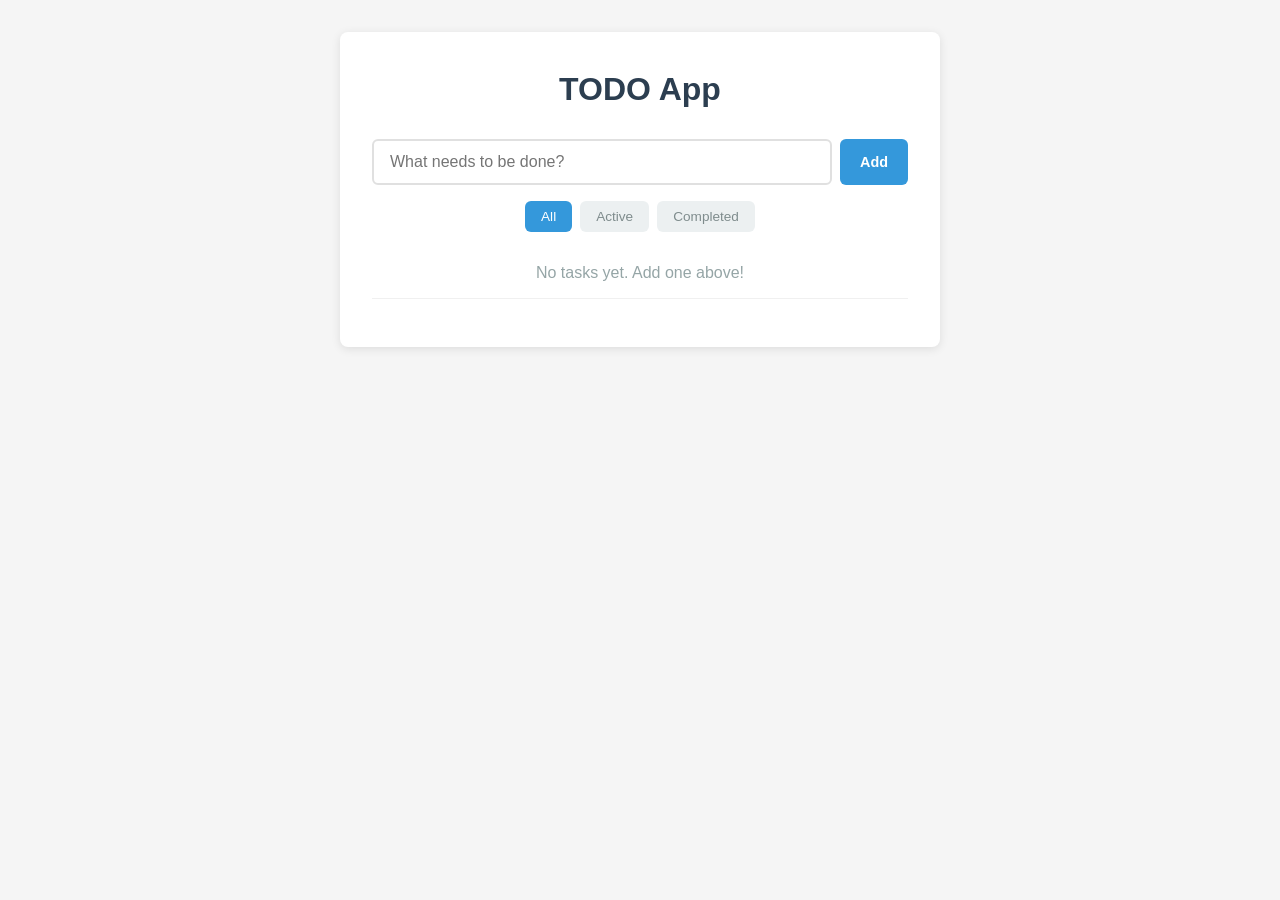
<file: index.html>
<!DOCTYPE html>
<html lang="en">
<head>
    <meta charset="UTF-8">
    <meta name="viewport" content="width=device-width, initial-scale=1.0">
    <title>TODO App</title>
    <link rel="stylesheet" href="style.css">
</head>
<body>
    <div class="container">
        <h1>TODO App</h1>
        <form id="todo-form" class="todo-form">
            <input
                type="text"
                id="todo-input"
                class="todo-input"
                placeholder="What needs to be done?"
                aria-label="New todo item"
                required
            >
            <button type="submit" class="btn btn-add" aria-label="Add todo">Add</button>
        </form>
        <div class="filters">
            <button class="btn btn-filter active" data-filter="all">All</button>
            <button class="btn btn-filter" data-filter="active">Active</button>
            <button class="btn btn-filter" data-filter="completed">Completed</button>
        </div>
        <ul id="todo-list" class="todo-list" aria-label="Todo items"></ul>
        <div id="todo-stats" class="todo-stats"></div>
    </div>
    <script src="app.js"></script>
</body>
</html>
</file>
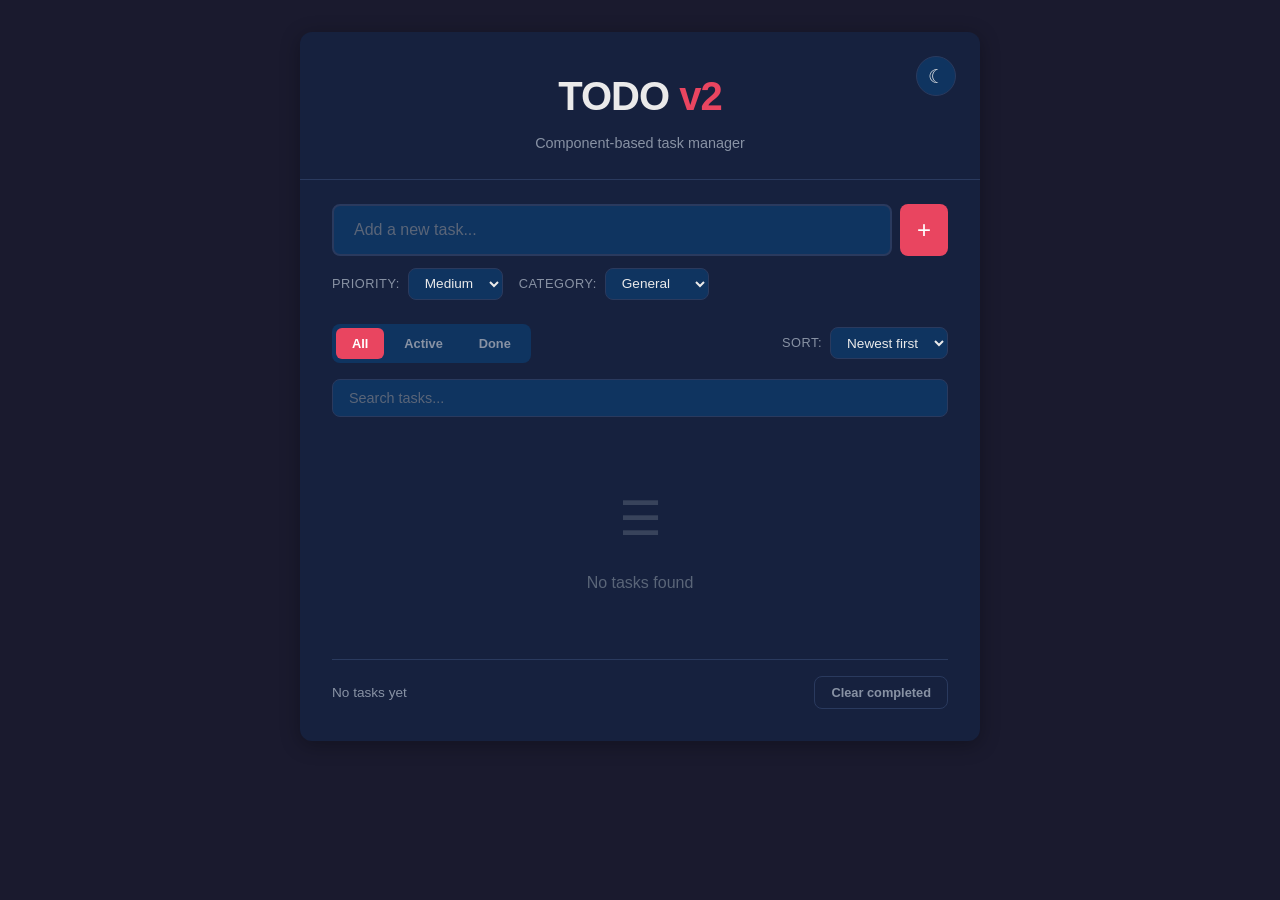
<file: todo-app-v2/index.html>
<!DOCTYPE html>
<html lang="en" data-theme="dark">
<head>
    <meta charset="UTF-8">
    <meta name="viewport" content="width=device-width, initial-scale=1.0">
    <title>TODO App v2 - Component Based</title>
    <link rel="stylesheet" href="styles/main.css">
</head>
<body>
    <div id="app" class="app-container">
        <header class="app-header">
            <h1>TODO <span class="highlight">v2</span></h1>
            <p class="subtitle">Component-based task manager</p>
            <button id="theme-toggle" class="theme-toggle" aria-label="Toggle theme">
                <span class="theme-icon">&#9790;</span>
            </button>
        </header>

        <main class="app-main">
            <section class="input-section" aria-label="Add new task">
                <form id="todo-form" class="todo-form">
                    <div class="form-row">
                        <input
                            type="text"
                            id="todo-input"
                            class="todo-input"
                            placeholder="Add a new task..."
                            aria-label="Task description"
                            required
                            autocomplete="off"
                        >
                        <button type="submit" class="btn btn-primary" aria-label="Add task">
                            <span class="btn-icon">+</span>
                        </button>
                    </div>
                    <div class="form-options">
                        <div class="option-group">
                            <label for="priority-select" class="option-label">Priority:</label>
                            <select id="priority-select" class="select-input" aria-label="Task priority">
                                <option value="low">Low</option>
                                <option value="medium" selected>Medium</option>
                                <option value="high">High</option>
                            </select>
                        </div>
                        <div class="option-group">
                            <label for="category-select" class="option-label">Category:</label>
                            <select id="category-select" class="select-input" aria-label="Task category">
                                <option value="general">General</option>
                                <option value="work">Work</option>
                                <option value="personal">Personal</option>
                                <option value="shopping">Shopping</option>
                            </select>
                        </div>
                    </div>
                </form>
            </section>

            <section class="controls-section" aria-label="Filter and sort controls">
                <div class="filter-group">
                    <button class="btn btn-filter active" data-filter="all">All</button>
                    <button class="btn btn-filter" data-filter="active">Active</button>
                    <button class="btn btn-filter" data-filter="completed">Done</button>
                </div>
                <div class="sort-group">
                    <label for="sort-select" class="option-label">Sort:</label>
                    <select id="sort-select" class="select-input" aria-label="Sort tasks">
                        <option value="newest">Newest first</option>
                        <option value="oldest">Oldest first</option>
                        <option value="priority">Priority</option>
                        <option value="alphabetical">A-Z</option>
                    </select>
                </div>
            </section>

            <section class="search-section" aria-label="Search tasks">
                <input
                    type="search"
                    id="search-input"
                    class="search-input"
                    placeholder="Search tasks..."
                    aria-label="Search tasks"
                >
            </section>

            <section class="todo-section" aria-label="Task list">
                <ul id="todo-list" class="todo-list" role="list" aria-label="Tasks"></ul>
                <div id="empty-state" class="empty-state" hidden>
                    <span class="empty-icon">&#9776;</span>
                    <p class="empty-text">No tasks found</p>
                </div>
            </section>

            <footer class="app-footer">
                <div id="stats" class="stats"></div>
                <button id="clear-completed" class="btn btn-ghost" aria-label="Clear completed tasks">
                    Clear completed
                </button>
            </footer>
        </main>
    </div>

    <script type="module" src="js/app.js"></script>
</body>
</html>
</file>
<file: style.css>
* {
    margin: 0;
    padding: 0;
    box-sizing: border-box;
}

body {
    font-family: -apple-system, BlinkMacSystemFont, 'Segoe UI', Roboto, Oxygen,
        Ubuntu, Cantarell, sans-serif;
    background-color: #f5f5f5;
    color: #333;
    line-height: 1.6;
    padding: 2rem 1rem;
}

.container {
    max-width: 600px;
    margin: 0 auto;
    background: #fff;
    border-radius: 8px;
    box-shadow: 0 2px 10px rgba(0, 0, 0, 0.1);
    padding: 2rem;
}

h1 {
    text-align: center;
    margin-bottom: 1.5rem;
    color: #2c3e50;
    font-size: 2rem;
}

.todo-form {
    display: flex;
    gap: 0.5rem;
    margin-bottom: 1rem;
}

.todo-input {
    flex: 1;
    padding: 0.75rem 1rem;
    border: 2px solid #e0e0e0;
    border-radius: 6px;
    font-size: 1rem;
    transition: border-color 0.2s;
}

.todo-input:focus {
    outline: none;
    border-color: #3498db;
}

.btn {
    padding: 0.75rem 1.25rem;
    border: none;
    border-radius: 6px;
    font-size: 0.9rem;
    cursor: pointer;
    transition: background-color 0.2s, transform 0.1s;
}

.btn:hover {
    transform: translateY(-1px);
}

.btn:active {
    transform: translateY(0);
}

.btn-add {
    background-color: #3498db;
    color: #fff;
    font-weight: 600;
}

.btn-add:hover {
    background-color: #2980b9;
}

.filters {
    display: flex;
    gap: 0.5rem;
    margin-bottom: 1rem;
    justify-content: center;
}

.btn-filter {
    background-color: #ecf0f1;
    color: #7f8c8d;
    font-size: 0.85rem;
    padding: 0.5rem 1rem;
}

.btn-filter:hover {
    background-color: #bdc3c7;
    color: #2c3e50;
}

.btn-filter.active {
    background-color: #3498db;
    color: #fff;
}

.todo-list {
    list-style: none;
    margin-bottom: 1rem;
}

.todo-item {
    display: flex;
    align-items: center;
    gap: 0.75rem;
    padding: 0.75rem;
    border-bottom: 1px solid #f0f0f0;
    transition: background-color 0.2s;
}

.todo-item:hover {
    background-color: #f9f9f9;
}

.todo-item.completed .todo-text {
    text-decoration: line-through;
    color: #95a5a6;
}

.todo-checkbox {
    width: 20px;
    height: 20px;
    cursor: pointer;
    accent-color: #27ae60;
}

.todo-text {
    flex: 1;
    font-size: 1rem;
    word-break: break-word;
}

.btn-delete {
    background-color: transparent;
    color: #e74c3c;
    padding: 0.4rem 0.6rem;
    font-size: 1.1rem;
    opacity: 0;
    transition: opacity 0.2s;
}

.todo-item:hover .btn-delete {
    opacity: 1;
}

.btn-delete:hover {
    background-color: #fde8e8;
}

.todo-stats {
    text-align: center;
    color: #95a5a6;
    font-size: 0.85rem;
}

@media (max-width: 480px) {
    body {
        padding: 1rem 0.5rem;
    }

    .container {
        padding: 1.5rem;
    }

    .todo-form {
        flex-direction: column;
    }

    .btn-add {
        width: 100%;
    }

    .btn-delete {
        opacity: 1;
    }
}
</file>
<file: todo-app-v2/styles/main.css>
/* CSS Custom Properties for theming */
:root {
    --color-bg: #1a1a2e;
    --color-surface: #16213e;
    --color-surface-hover: #1c2a4a;
    --color-primary: #e94560;
    --color-primary-hover: #ff6b81;
    --color-secondary: #0f3460;
    --color-text: #eaeaea;
    --color-text-muted: #8892a4;
    --color-text-dim: #5a6578;
    --color-border: #2a3a5e;
    --color-success: #2ecc71;
    --color-warning: #f39c12;
    --color-danger: #e74c3c;
    --color-info: #3498db;
    --shadow: 0 4px 20px rgba(0, 0, 0, 0.3);
    --shadow-sm: 0 2px 8px rgba(0, 0, 0, 0.2);
    --radius: 12px;
    --radius-sm: 8px;
    --transition: 0.2s ease;
}

[data-theme="light"] {
    --color-bg: #f0f2f5;
    --color-surface: #ffffff;
    --color-surface-hover: #f8f9fa;
    --color-primary: #e94560;
    --color-primary-hover: #d63851;
    --color-secondary: #e8ecf0;
    --color-text: #2c3e50;
    --color-text-muted: #7f8c8d;
    --color-text-dim: #bdc3c7;
    --color-border: #e0e4e8;
    --shadow: 0 4px 20px rgba(0, 0, 0, 0.08);
    --shadow-sm: 0 2px 8px rgba(0, 0, 0, 0.04);
}

/* Reset */
*,
*::before,
*::after {
    margin: 0;
    padding: 0;
    box-sizing: border-box;
}

/* Base */
body {
    font-family: 'Inter', -apple-system, BlinkMacSystemFont, 'Segoe UI', Roboto,
        sans-serif;
    background-color: var(--color-bg);
    color: var(--color-text);
    line-height: 1.6;
    min-height: 100vh;
    display: flex;
    align-items: flex-start;
    justify-content: center;
    padding: 2rem 1rem;
    transition: background-color var(--transition), color var(--transition);
}

/* App Container */
.app-container {
    width: 100%;
    max-width: 680px;
    background: var(--color-surface);
    border-radius: var(--radius);
    box-shadow: var(--shadow);
    overflow: hidden;
    transition: background-color var(--transition);
}

/* Header */
.app-header {
    position: relative;
    padding: 2rem 2rem 1.5rem;
    text-align: center;
    border-bottom: 1px solid var(--color-border);
}

.app-header h1 {
    font-size: 2.5rem;
    font-weight: 800;
    letter-spacing: -1px;
}

.app-header .highlight {
    color: var(--color-primary);
}

.app-header .subtitle {
    color: var(--color-text-muted);
    font-size: 0.9rem;
    margin-top: 0.25rem;
}

.theme-toggle {
    position: absolute;
    top: 1.5rem;
    right: 1.5rem;
    background: var(--color-secondary);
    border: 1px solid var(--color-border);
    border-radius: 50%;
    width: 40px;
    height: 40px;
    display: flex;
    align-items: center;
    justify-content: center;
    cursor: pointer;
    transition: background-color var(--transition), transform var(--transition);
}

.theme-toggle:hover {
    transform: scale(1.1);
    background: var(--color-primary);
}

.theme-icon {
    font-size: 1.2rem;
    color: var(--color-text);
}

/* Main */
.app-main {
    padding: 1.5rem 2rem 2rem;
}

/* Input Section */
.input-section {
    margin-bottom: 1.5rem;
}

.todo-form {
    display: flex;
    flex-direction: column;
    gap: 0.75rem;
}

.form-row {
    display: flex;
    gap: 0.5rem;
}

.todo-input {
    flex: 1;
    padding: 0.875rem 1.25rem;
    background: var(--color-secondary);
    border: 2px solid var(--color-border);
    border-radius: var(--radius-sm);
    color: var(--color-text);
    font-size: 1rem;
    transition: border-color var(--transition), box-shadow var(--transition);
}

.todo-input:focus {
    outline: none;
    border-color: var(--color-primary);
    box-shadow: 0 0 0 3px rgba(233, 69, 96, 0.15);
}

.todo-input::placeholder {
    color: var(--color-text-dim);
}

.form-options {
    display: flex;
    gap: 1rem;
    flex-wrap: wrap;
}

.option-group {
    display: flex;
    align-items: center;
    gap: 0.5rem;
}

.option-label {
    font-size: 0.8rem;
    color: var(--color-text-muted);
    font-weight: 500;
    text-transform: uppercase;
    letter-spacing: 0.5px;
}

.select-input {
    padding: 0.4rem 0.75rem;
    background: var(--color-secondary);
    border: 1px solid var(--color-border);
    border-radius: var(--radius-sm);
    color: var(--color-text);
    font-size: 0.85rem;
    cursor: pointer;
    transition: border-color var(--transition);
}

.select-input:focus {
    outline: none;
    border-color: var(--color-primary);
}

/* Buttons */
.btn {
    padding: 0.75rem 1.25rem;
    border: none;
    border-radius: var(--radius-sm);
    font-size: 0.9rem;
    font-weight: 600;
    cursor: pointer;
    transition: all var(--transition);
    display: inline-flex;
    align-items: center;
    justify-content: center;
    gap: 0.25rem;
}

.btn-primary {
    background: var(--color-primary);
    color: #fff;
    min-width: 48px;
    font-size: 1.5rem;
    padding: 0.875rem;
}

.btn-primary:hover {
    background: var(--color-primary-hover);
    transform: translateY(-1px);
}

.btn-primary:active {
    transform: translateY(0);
}

.btn-icon {
    font-weight: 300;
    line-height: 1;
}

.btn-ghost {
    background: transparent;
    color: var(--color-text-muted);
    border: 1px solid var(--color-border);
    font-size: 0.8rem;
    padding: 0.5rem 1rem;
}

.btn-ghost:hover {
    background: var(--color-secondary);
    color: var(--color-primary);
    border-color: var(--color-primary);
}

/* Controls Section */
.controls-section {
    display: flex;
    justify-content: space-between;
    align-items: center;
    margin-bottom: 1rem;
    flex-wrap: wrap;
    gap: 0.75rem;
}

.filter-group {
    display: flex;
    gap: 0.25rem;
    background: var(--color-secondary);
    padding: 0.25rem;
    border-radius: var(--radius-sm);
}

.btn-filter {
    background: transparent;
    color: var(--color-text-muted);
    padding: 0.5rem 1rem;
    font-size: 0.8rem;
    border-radius: 6px;
}

.btn-filter:hover {
    color: var(--color-text);
}

.btn-filter.active {
    background: var(--color-primary);
    color: #fff;
}

.sort-group {
    display: flex;
    align-items: center;
    gap: 0.5rem;
}

/* Search Section */
.search-section {
    margin-bottom: 1rem;
}

.search-input {
    width: 100%;
    padding: 0.625rem 1rem;
    background: var(--color-secondary);
    border: 1px solid var(--color-border);
    border-radius: var(--radius-sm);
    color: var(--color-text);
    font-size: 0.9rem;
    transition: border-color var(--transition), box-shadow var(--transition);
}

.search-input:focus {
    outline: none;
    border-color: var(--color-primary);
    box-shadow: 0 0 0 3px rgba(233, 69, 96, 0.1);
}

.search-input::placeholder {
    color: var(--color-text-dim);
}

/* Todo List */
.todo-list {
    list-style: none;
    min-height: 100px;
}

.todo-item {
    display: flex;
    align-items: center;
    gap: 0.75rem;
    padding: 1rem;
    margin-bottom: 0.5rem;
    background: var(--color-secondary);
    border: 1px solid var(--color-border);
    border-radius: var(--radius-sm);
    transition: all var(--transition);
    cursor: grab;
    position: relative;
    overflow: hidden;
}

.todo-item::before {
    content: '';
    position: absolute;
    left: 0;
    top: 0;
    bottom: 0;
    width: 4px;
    border-radius: 4px 0 0 4px;
}

.todo-item[data-priority="high"]::before {
    background: var(--color-danger);
}

.todo-item[data-priority="medium"]::before {
    background: var(--color-warning);
}

.todo-item[data-priority="low"]::before {
    background: var(--color-success);
}

.todo-item:hover {
    background: var(--color-surface-hover);
    border-color: var(--color-primary);
    transform: translateX(2px);
}

.todo-item.completed {
    opacity: 0.6;
}

.todo-item.completed .todo-text {
    text-decoration: line-through;
    color: var(--color-text-muted);
}

.todo-item.dragging {
    opacity: 0.5;
    transform: scale(0.98);
}

.todo-item.drag-over {
    border-color: var(--color-primary);
    border-style: dashed;
}

/* Checkbox */
.todo-checkbox {
    appearance: none;
    -webkit-appearance: none;
    width: 22px;
    height: 22px;
    border: 2px solid var(--color-border);
    border-radius: 50%;
    cursor: pointer;
    position: relative;
    flex-shrink: 0;
    transition: all var(--transition);
}

.todo-checkbox:checked {
    background: var(--color-primary);
    border-color: var(--color-primary);
}

.todo-checkbox:checked::after {
    content: '\2713';
    position: absolute;
    top: 50%;
    left: 50%;
    transform: translate(-50%, -50%);
    color: #fff;
    font-size: 0.75rem;
    font-weight: bold;
}

.todo-checkbox:hover {
    border-color: var(--color-primary);
}

/* Todo Content */
.todo-content {
    flex: 1;
    min-width: 0;
}

.todo-text {
    font-size: 0.95rem;
    word-break: break-word;
    display: block;
}

.todo-meta {
    display: flex;
    gap: 0.5rem;
    margin-top: 0.25rem;
    flex-wrap: wrap;
}

.todo-badge {
    font-size: 0.7rem;
    padding: 0.15rem 0.5rem;
    border-radius: 20px;
    font-weight: 500;
    text-transform: uppercase;
    letter-spacing: 0.3px;
}

.badge-category {
    background: var(--color-info);
    color: #fff;
    opacity: 0.8;
}

.badge-date {
    background: var(--color-border);
    color: var(--color-text-muted);
}

/* Todo Actions */
.todo-actions {
    display: flex;
    gap: 0.25rem;
    opacity: 0;
    transition: opacity var(--transition);
}

.todo-item:hover .todo-actions {
    opacity: 1;
}

.btn-action {
    background: transparent;
    border: none;
    color: var(--color-text-muted);
    cursor: pointer;
    padding: 0.4rem;
    border-radius: 4px;
    font-size: 1rem;
    transition: all var(--transition);
    display: flex;
    align-items: center;
    justify-content: center;
}

.btn-action:hover {
    color: var(--color-primary);
    background: rgba(233, 69, 96, 0.1);
}

.btn-action.btn-delete:hover {
    color: var(--color-danger);
    background: rgba(231, 76, 60, 0.1);
}

/* Empty State */
.empty-state {
    text-align: center;
    padding: 3rem 1rem;
    color: var(--color-text-dim);
}

.empty-icon {
    font-size: 3rem;
    display: block;
    margin-bottom: 0.75rem;
    opacity: 0.5;
}

.empty-text {
    font-size: 1rem;
}

/* Footer */
.app-footer {
    display: flex;
    justify-content: space-between;
    align-items: center;
    padding-top: 1rem;
    border-top: 1px solid var(--color-border);
    margin-top: 1rem;
}

.stats {
    font-size: 0.85rem;
    color: var(--color-text-muted);
}

/* Animations */
@keyframes slideIn {
    from {
        opacity: 0;
        transform: translateY(-10px);
    }
    to {
        opacity: 1;
        transform: translateY(0);
    }
}

@keyframes fadeOut {
    from {
        opacity: 1;
        transform: translateX(0);
    }
    to {
        opacity: 0;
        transform: translateX(20px);
    }
}

.todo-item {
    animation: slideIn 0.3s ease;
}

.todo-item.removing {
    animation: fadeOut 0.3s ease forwards;
}

/* Responsive */
@media (max-width: 600px) {
    body {
        padding: 0;
        align-items: stretch;
    }

    .app-container {
        border-radius: 0;
        min-height: 100vh;
    }

    .app-header {
        padding: 1.5rem 1.25rem 1rem;
    }

    .app-main {
        padding: 1rem 1.25rem 1.5rem;
    }

    .form-options {
        flex-direction: column;
        gap: 0.5rem;
    }

    .controls-section {
        flex-direction: column;
        align-items: stretch;
    }

    .filter-group {
        justify-content: center;
    }

    .sort-group {
        justify-content: center;
    }

    .todo-actions {
        opacity: 1;
    }

    .app-footer {
        flex-direction: column;
        gap: 0.75rem;
        text-align: center;
    }
}
</file>
